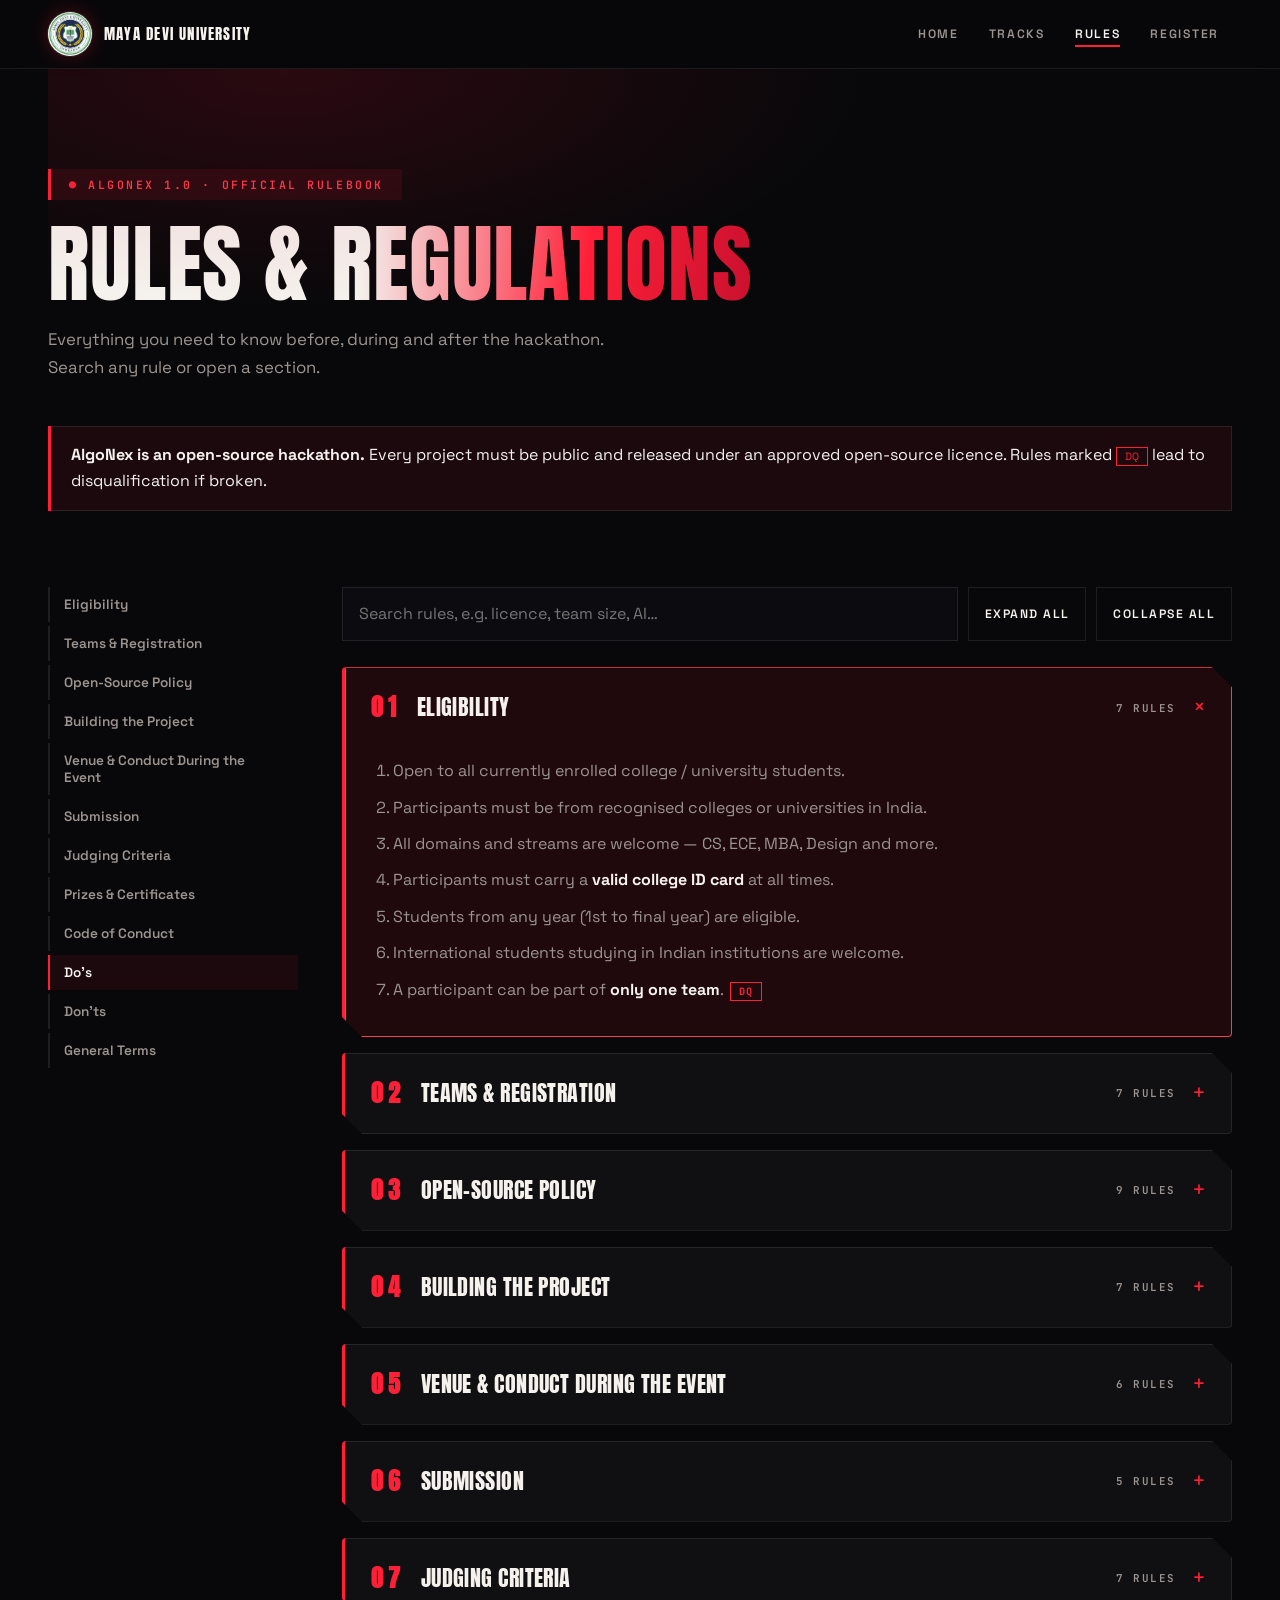
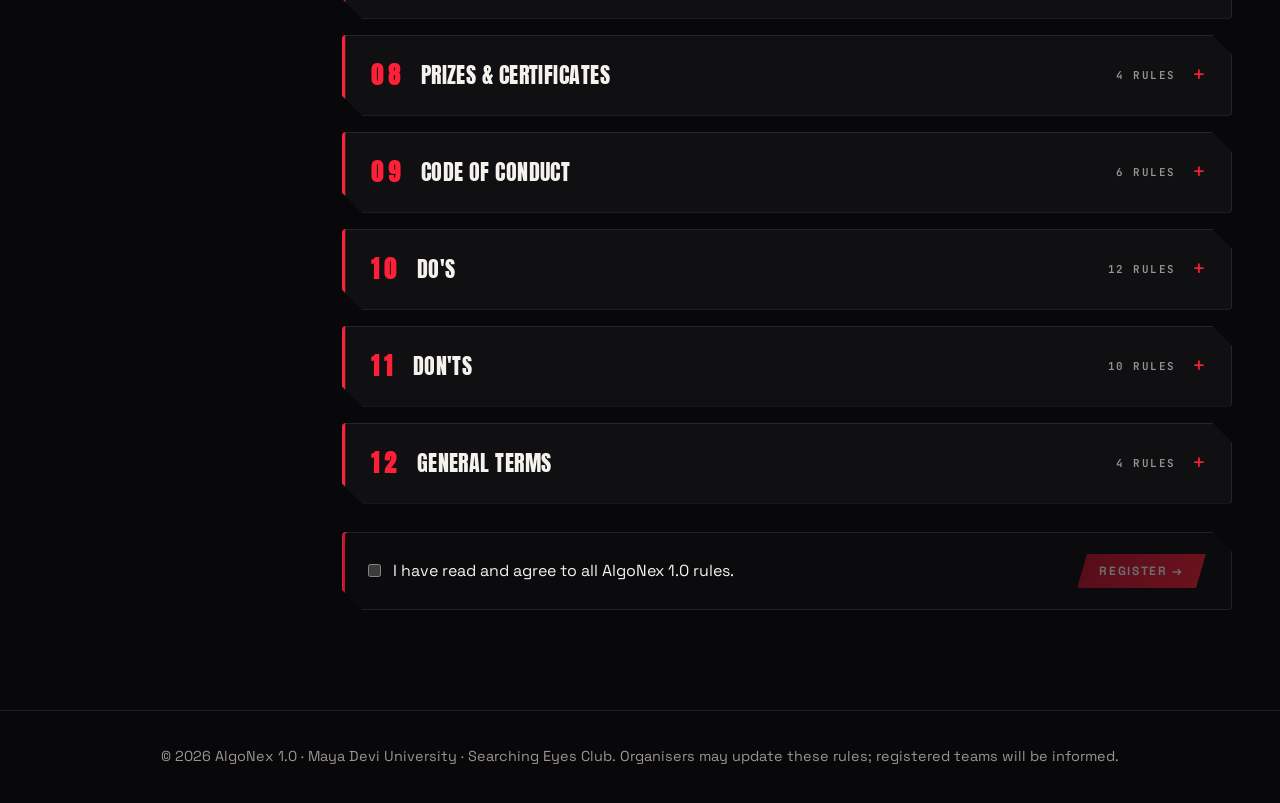
<file: public/site/rules.html>
<!DOCTYPE html><html lang="en"><head><meta charset="utf-8"><meta name="viewport" content="width=device-width,initial-scale=1"><script>try{document.documentElement.dataset.theme=localStorage.getItem("mdu-theme")||"dark"}catch(e){document.documentElement.dataset.theme="dark"}</script><link rel="icon" href="logo.png"><link href="https://fonts.googleapis.com/css2?family=Anton&family=JetBrains+Mono:wght@500;600;700&family=Space+Grotesk:wght@400;500;600;700&display=swap" rel="stylesheet"><link rel="stylesheet" href="style.css"><link rel="stylesheet" href="pages.css"><title>Rules &amp; Regulations | AlgoNex 1.0</title><meta name="description" content="Official rules and regulations for AlgoNex 1.0, the open-source hackathon at Maya Devi University."></head><body>
<header class="ptop"><div class="wrap"><a href="index.html" class="logo"><img src="logo.png" alt="Maya Devi University logo" width="40" height="40"><span>MAYA DEVI UNIVERSITY</span></a><nav><a href="index.html">Home</a><a href="tracks.html" >Tracks</a><a href="rules.html" class="act">Rules</a><a href="index.html#registration">Register</a></nav></div></header>
<main class="wrap">
<section class="phero"><span class="badge">AlgoNex 1.0 · Official Rulebook</span><h1>Rules &amp; <span class="grad">Regulations</span></h1><p class="sub">Everything you need to know before, during and after the hackathon. Search any rule or open a section.</p>
<div class="pnote"><b>AlgoNex is an open-source hackathon.</b> Every project must be public and released under an approved open-source licence. Rules marked <span class="pen" style="font-size:.66rem;padding:2px 8px;border:1px solid var(--violet);color:var(--violet)">DQ</span> lead to disqualification if broken.</div></section>
<div class="rlay"><aside class="toc" id="toc"></aside>
<div><div class="rtools"><input id="q" type="search" placeholder="Search rules, e.g. licence, team size, AI…" aria-label="Search rules"><button id="ex">Expand all</button><button id="co">Collapse all</button></div>
<div id="list"></div>
<div class="card agree"><input type="checkbox" id="ag"><label for="ag">I have read and agree to all AlgoNex 1.0 rules.</label><a class="btn sm reg" id="go" href="index.html#registration" style="opacity:.4;pointer-events:none">REGISTER →</a></div>
</div></div></main>
<footer class="pfoot">© 2026 AlgoNex 1.0 · Maya Devi University · Searching Eyes Club. Organisers may update these rules; registered teams will be informed.</footer>
<script src="rules.js"></script></body></html>
</file>
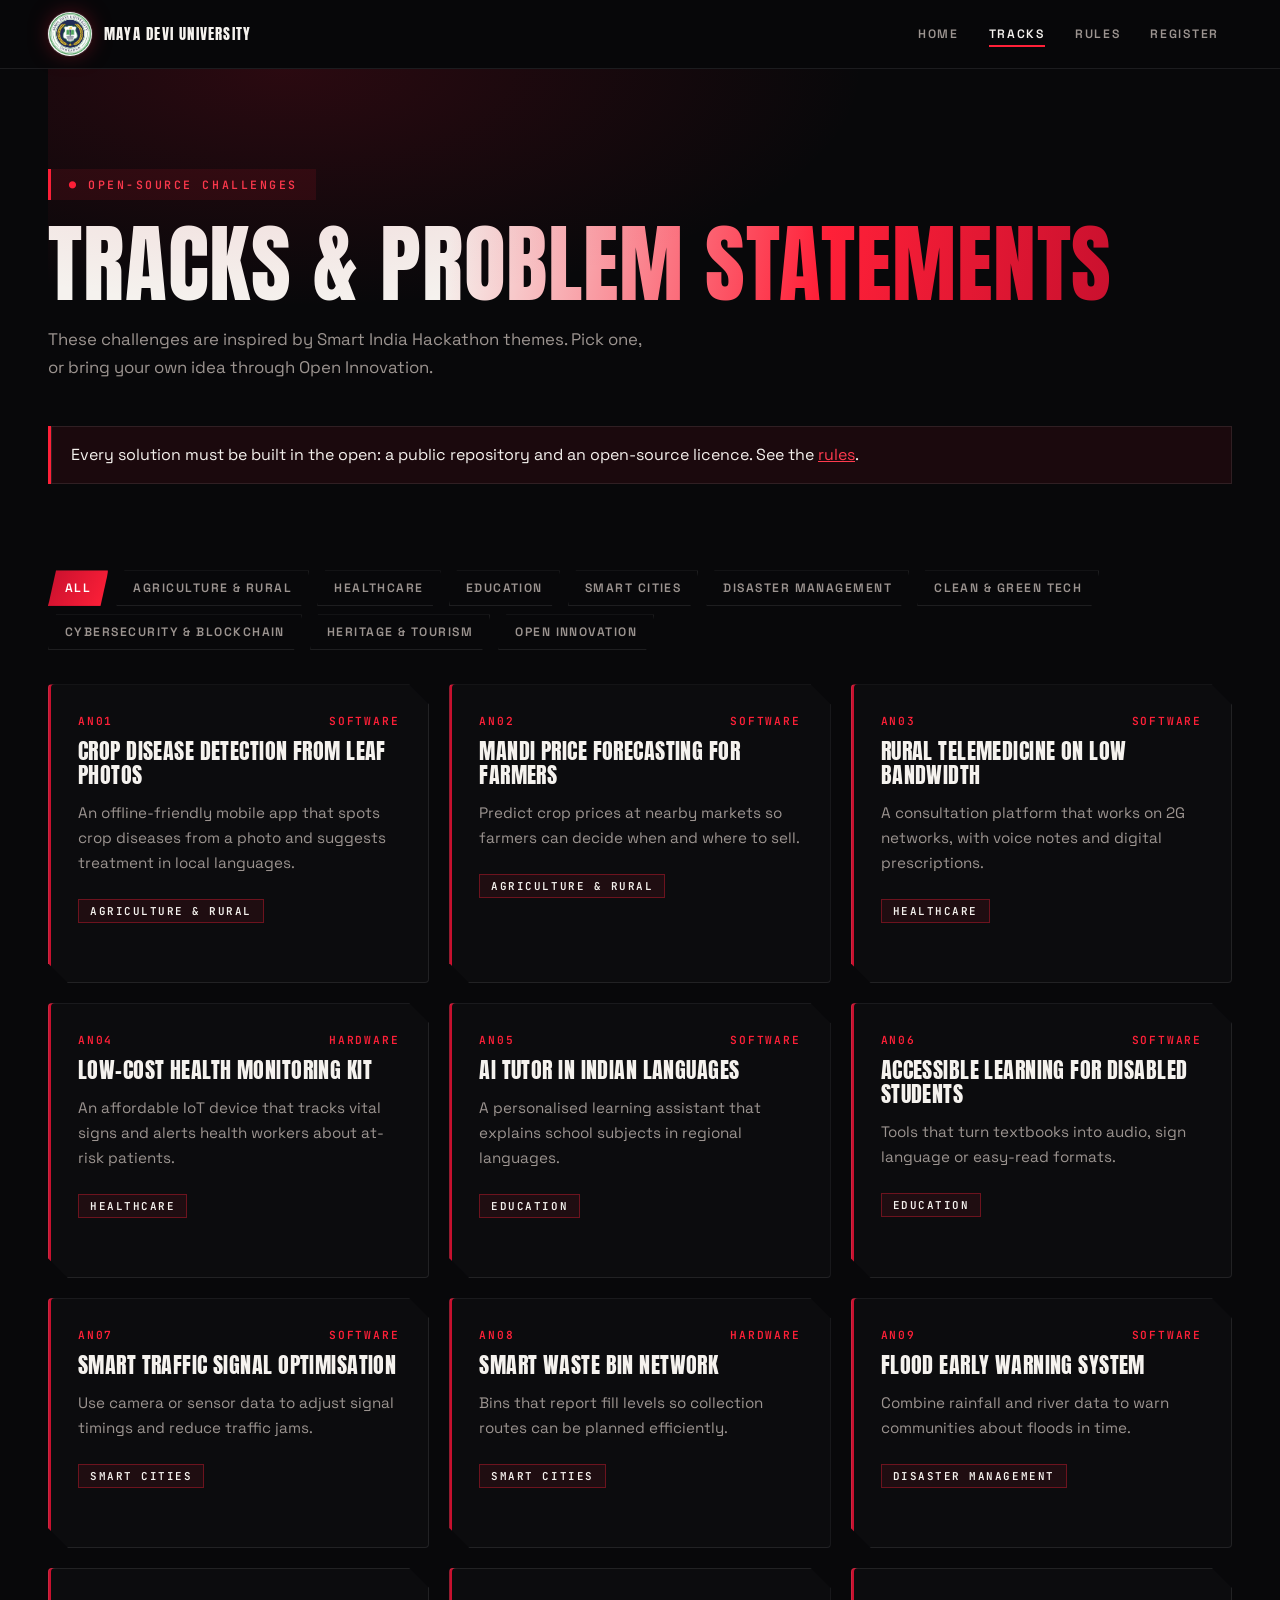
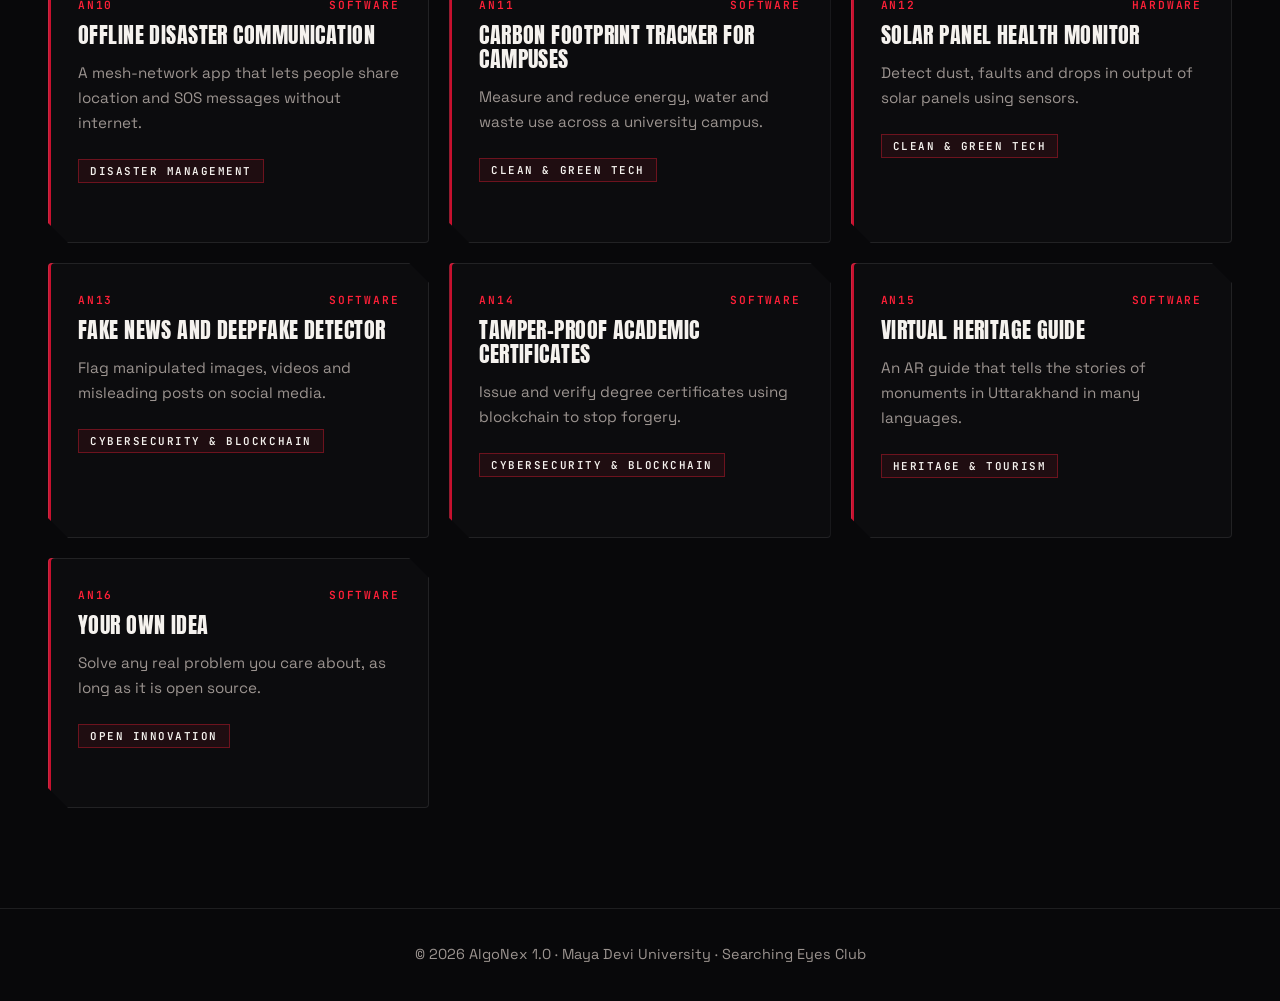
<file: public/site/tracks.html>
<!DOCTYPE html><html lang="en"><head><meta charset="utf-8"><meta name="viewport" content="width=device-width,initial-scale=1"><script>try{document.documentElement.dataset.theme=localStorage.getItem("mdu-theme")||"dark"}catch(e){document.documentElement.dataset.theme="dark"}</script><link rel="icon" href="logo.png"><link href="https://fonts.googleapis.com/css2?family=Anton&family=JetBrains+Mono:wght@500;600;700&family=Space+Grotesk:wght@400;500;600;700&display=swap" rel="stylesheet"><link rel="stylesheet" href="style.css"><link rel="stylesheet" href="pages.css"><title>Tracks &amp; Problem Statements | AlgoNex 1.0</title><meta name="description" content="Open-source problem statements for AlgoNex 1.0, inspired by Smart India Hackathon themes."></head><body>
<header class="ptop"><div class="wrap"><a href="index.html" class="logo"><img src="logo.png" alt="Maya Devi University logo" width="40" height="40"><span>MAYA DEVI UNIVERSITY</span></a><nav><a href="index.html">Home</a><a href="tracks.html" class="act">Tracks</a><a href="rules.html" >Rules</a><a href="index.html#registration">Register</a></nav></div></header>
<main class="wrap">
<section class="phero"><span class="badge">Open-source challenges</span><h1>Tracks &amp; <span class="grad">Problem Statements</span></h1><p class="sub">These challenges are inspired by Smart India Hackathon themes. Pick one, or bring your own idea through Open Innovation.</p>
<div class="pnote">Every solution must be built in the open: a public repository and an open-source licence. See the <a href="rules.html">rules</a>.</div></section>
<div class="filters" id="f"></div><div class="ps" id="ps"></div>
</main><footer class="pfoot">© 2026 AlgoNex 1.0 · Maya Devi University · Searching Eyes Club</footer>
<script>
const P=[
["AN01","Agriculture & Rural","Software","Crop disease detection from leaf photos","An offline-friendly mobile app that spots crop diseases from a photo and suggests treatment in local languages."],
["AN02","Agriculture & Rural","Software","Mandi price forecasting for farmers","Predict crop prices at nearby markets so farmers can decide when and where to sell."],
["AN03","Healthcare","Software","Rural telemedicine on low bandwidth","A consultation platform that works on 2G networks, with voice notes and digital prescriptions."],
["AN04","Healthcare","Hardware","Low-cost health monitoring kit","An affordable IoT device that tracks vital signs and alerts health workers about at-risk patients."],
["AN05","Education","Software","AI tutor in Indian languages","A personalised learning assistant that explains school subjects in regional languages."],
["AN06","Education","Software","Accessible learning for disabled students","Tools that turn textbooks into audio, sign language or easy-read formats."],
["AN07","Smart Cities","Software","Smart traffic signal optimisation","Use camera or sensor data to adjust signal timings and reduce traffic jams."],
["AN08","Smart Cities","Hardware","Smart waste bin network","Bins that report fill levels so collection routes can be planned efficiently."],
["AN09","Disaster Management","Software","Flood early warning system","Combine rainfall and river data to warn communities about floods in time."],
["AN10","Disaster Management","Software","Offline disaster communication","A mesh-network app that lets people share location and SOS messages without internet."],
["AN11","Clean & Green Tech","Software","Carbon footprint tracker for campuses","Measure and reduce energy, water and waste use across a university campus."],
["AN12","Clean & Green Tech","Hardware","Solar panel health monitor","Detect dust, faults and drops in output of solar panels using sensors."],
["AN13","Cybersecurity & Blockchain","Software","Fake news and deepfake detector","Flag manipulated images, videos and misleading posts on social media."],
["AN14","Cybersecurity & Blockchain","Software","Tamper-proof academic certificates","Issue and verify degree certificates using blockchain to stop forgery."],
["AN15","Heritage & Tourism","Software","Virtual heritage guide","An AR guide that tells the stories of monuments in Uttarakhand in many languages."],
["AN16","Open Innovation","Software","Your own idea","Solve any real problem you care about, as long as it is open source."]
];
const cats=["All",...new Set(P.map(p=>p[1]))];let cur="All";
const f=document.getElementById('f'),ps=document.getElementById('ps');
function draw(){f.innerHTML=cats.map(c=>'<button class="'+(c===cur?'on':'')+'">'+c+'</button>').join('');
[...f.children].forEach((b,i)=>b.onclick=()=>{cur=cats[i];draw()});
ps.innerHTML=P.filter(p=>cur==="All"||p[1]===cur).map(p=>'<article class="card"><div class="meta"><span>'+p[0]+'</span><span>'+p[2]+'</span></div><h3>'+p[3]+'</h3><p>'+p[4]+'</p><span class="tag">'+p[1]+'</span></article>').join('')}
draw();
</script></body></html>
</file>
<file: public/site/style.css>
/* ============================================================
   ALGONEX 1.0 — EDITORIAL REDESIGN
   Red identity · asymmetric editorial layout · sharp & premium
   ============================================================ */

:root{
  color-scheme:dark;
  --bg:#08080A; --bgc:8,8,10;
  --surface:#0E0E12; --sf:14,14,18;
  --deep:#16161B; --dp:22,22,27;
  --purple:#C8102E; --violet:#FF2038; --accent:#FF3B4E;
  --a:255,32,56; --a2:200,16,46;
  --ink:#F5F2EE; --ink-c:245,242,238;
  --gold:#FFC857; --white:#fff;
  --muted:#9C9490;
  --line:rgba(255,255,255,.09);
  --line-red:rgba(255,32,56,.35);
  --glass:rgba(255,255,255,.035);
  --r:4px;
  --disp:'Anton',Impact,sans-serif;
  --body:'Space Grotesk',system-ui,sans-serif;
  --mono:'JetBrains Mono',ui-monospace,Menlo,monospace;
}
[data-theme=light]{
  color-scheme:light;
  --bg:#F4F1EC; --bgc:244,241,236;
  --surface:#FFFFFF; --sf:255,255,255;
  --deep:#E7E1D8; --dp:231,225,216;
  --purple:#B3121F; --violet:#D61F2C; --accent:#B3121F;
  --a:214,31,44; --a2:179,18,31;
  --ink:#171114; --ink-c:23,17,20;
  --muted:#6E6064;
  --line:rgba(23,17,20,.14);
  --line-red:rgba(179,18,31,.35);
  --glass:rgba(255,255,255,.7);
}

*{box-sizing:border-box;margin:0;padding:0}
html{scroll-behavior:smooth;scroll-padding-top:90px;-webkit-font-smoothing:antialiased}
body{
  background:var(--bg);color:var(--ink);
  font:400 16px/1.65 var(--body);
  overflow-x:hidden;
  background-image:
    radial-gradient(ellipse 80% 55% at 85% -5%,rgba(var(--a2),.16),transparent 60%),
    linear-gradient(rgba(var(--ink-c),.025) 1px,transparent 1px),
    linear-gradient(90deg,rgba(var(--ink-c),.025) 1px,transparent 1px);
  background-size:auto,72px 72px,72px 72px;
}
h1,h2,h3,.logo,.big{font-family:var(--disp);font-weight:400;text-transform:uppercase;line-height:1;letter-spacing:.01em}
a{color:inherit;text-decoration:none}
button{font:inherit;color:inherit;cursor:pointer}
img{max-width:100%}
::selection{background:var(--violet);color:#fff}
:focus-visible{outline:2px solid var(--accent);outline-offset:3px}
::-webkit-scrollbar{width:10px}
::-webkit-scrollbar-track{background:var(--bg)}
::-webkit-scrollbar-thumb{background:var(--deep);border:2px solid var(--bg);border-radius:6px}
::-webkit-scrollbar-thumb:hover{background:var(--purple)}

.wrap{max-width:1240px;margin:auto;padding:0 28px}
.narrow{max-width:860px}
.ctr{text-align:center;margin-inline:auto}
.sec{padding:clamp(84px,10vw,132px) 0;position:relative}
.alt{background:linear-gradient(180deg,transparent,rgba(var(--dp),.5) 18%,rgba(var(--dp),.5) 82%,transparent)}
.sec h2{font-size:clamp(2.4rem,5.5vw,4.4rem);margin-bottom:16px}
.sub{color:var(--muted);font-size:1.05rem;line-height:1.7;max-width:600px;margin-bottom:44px}
.grad{background:linear-gradient(100deg,var(--ink) 10%,var(--violet) 60%,var(--purple));-webkit-background-clip:text;background-clip:text;color:transparent;padding-bottom:.08em}
.split{display:grid;grid-template-columns:1fr 1fr;gap:60px;align-items:center}
.grid{display:grid;gap:20px;grid-template-columns:repeat(auto-fit,minmax(260px,1fr))}
.rv{opacity:0;transform:translateY(26px);transition:opacity .8s,transform .8s}
.rv.in{opacity:1;transform:none}

/* ===== SECTION INDEX HEADERS (editorial) ===== */
.shead{display:flex;align-items:center;gap:16px;margin-bottom:34px}
.snum{font:400 1rem var(--mono);color:var(--violet);letter-spacing:.1em}
.snum::after{content:"";display:inline-block;width:56px;height:1px;background:var(--line-red);vertical-align:middle;margin-left:14px}
.slab{font:600 .72rem var(--mono);letter-spacing:.3em;text-transform:uppercase;color:var(--muted)}

/* ===== BUTTONS ===== */
.btn{
  display:inline-block;position:relative;padding:16px 36px;
  font:700 .85rem/1.2 var(--body);letter-spacing:.14em;text-transform:uppercase;white-space:nowrap;text-align:center;
  color:#fff;background:linear-gradient(120deg,var(--purple),var(--violet));
  clip-path:polygon(14px 0,100% 0,calc(100% - 14px) 100%,0 100%);
  box-shadow:0 12px 44px -12px rgba(var(--a2),.8);
  transition:transform .2s,box-shadow .25s,filter .25s,translate .2s;
}
.btn:hover{transform:translateY(-2px);filter:brightness(1.15);box-shadow:0 18px 56px -10px rgba(var(--a),.9)}
.btn.ghost{background:rgba(var(--a),.1);color:var(--ink);box-shadow:inset 0 0 0 1px var(--line-red)}
.btn.ghost:hover{background:rgba(var(--a),.22);box-shadow:inset 0 0 0 1px var(--accent)}
.btn.sm{padding:10px 22px;font-size:.75rem;clip-path:polygon(10px 0,100% 0,calc(100% - 10px) 100%,0 100%)}
.btn.ld{opacity:.7;pointer-events:none}
.btn.ld::after{content:"";display:inline-block;width:14px;height:14px;margin-left:10px;border:2px solid #fff;border-top-color:transparent;border-radius:50%;vertical-align:-2px;animation:spin .7s linear infinite}

/* ===== NAV ===== */
.nav{position:fixed;inset:0 0 auto;z-index:50;padding:14px 0;transition:.3s}
.nav.sc{padding:8px 0}
.nb{display:flex;align-items:center;justify-content:space-between;gap:16px;position:relative;isolation:isolate;width:calc(100% - 24px);max-width:1160px;padding:8px 10px 8px 22px}
.nb::before{content:"";position:absolute;inset:0;z-index:-1;background:rgba(var(--bgc),.8);border-bottom:1px solid var(--line-red);backdrop-filter:blur(18px);-webkit-backdrop-filter:blur(18px);opacity:0;transition:.3s}
.nav.sc .nb::before{opacity:1}
.logo{display:flex;align-items:center;gap:12px}
.logo img{width:44px;height:44px;border-radius:50%;background:#fff;box-shadow:0 0 0 1px var(--line),0 0 24px -6px rgba(var(--a),.6)}
.logo span{display:flex;flex-direction:column;font-size:.95rem;letter-spacing:.08em;line-height:1.15;max-width:150px}
.logo b{font:700 .58rem var(--body);letter-spacing:.28em;color:var(--accent)}
#links{display:flex;gap:4px;list-style:none}
#links a{display:block;padding:9px 13px;font:600 .74rem var(--body);letter-spacing:.14em;text-transform:uppercase;color:var(--muted);transition:color .2s;position:relative}
#links a::after{content:"";position:absolute;left:13px;right:13px;bottom:4px;height:2px;background:var(--violet);transform:scaleX(0);transform-origin:left;transition:transform .25s}
#links a:hover,#links a.act{color:var(--ink)}
#links a:hover::after,#links a.act::after{transform:scaleX(1)}
#burger{display:none;background:none;border:0;width:40px;height:40px;position:relative;z-index:70}
#burger span{position:absolute;left:8px;right:8px;height:2px;background:var(--ink);transition:.3s}
#burger span:first-child{top:15px}#burger span:last-child{top:23px}
.nav.open #burger span:first-child{top:19px;transform:rotate(45deg)}
.nav.open #burger span:last-child{top:19px;transform:rotate(-45deg)}
#tg{width:38px;height:38px;flex:none;border-radius:50%;border:1px solid var(--line);background:var(--glass);font-size:1.05rem;display:grid;place-items:center;transition:.3s}
#tg:hover{border-color:var(--accent);box-shadow:0 0 20px -4px rgba(var(--a),.7)}

/* ===== HERO — asymmetric editorial split ===== */
.hero{position:relative;min-height:100vh;display:flex;flex-direction:column;justify-content:center;padding:130px 0 40px;overflow:hidden}
#fx{position:absolute;inset:0;width:100%;height:100%;pointer-events:none}
.blob{position:absolute;border-radius:50%;filter:blur(110px);pointer-events:none}
.b1{width:560px;height:560px;background:rgba(var(--a2),.38);top:-140px;right:-120px;left:auto}
.b2{width:460px;height:460px;background:rgba(var(--a),.2);bottom:-120px;left:-100px}
.hero-in{position:relative;z-index:2;display:grid;grid-template-columns:1.25fr .75fr;gap:48px;align-items:center}
.hero-l{max-width:640px}
.badge{display:inline-block;padding:8px 18px;border-left:3px solid var(--violet);background:rgba(var(--a),.1);font:600 .72rem var(--mono);letter-spacing:.22em;text-transform:uppercase;color:var(--accent);margin-bottom:30px}
.badge::before{content:"● ";color:var(--violet);animation:flick 3s infinite}
h1{margin-bottom:26px}
.h1a{display:block;font-size:clamp(4rem,10.5vw,9.5rem);line-height:.92;color:transparent;-webkit-text-stroke:2px rgba(var(--ink-c),.85)}
.h1b{display:block;font-size:clamp(4rem,10.5vw,9.5rem);line-height:.92;filter:drop-shadow(0 0 26px rgba(var(--a),.45));animation:flick 8s infinite}
@keyframes flick{0%,18%,22%,62%,64%,100%{opacity:1}20%,63%{opacity:.4}21%{opacity:.9}}
.h1s{display:block;margin-top:clamp(18px,2.4vw,28px);font:600 clamp(.8rem,1.6vw,1.15rem) var(--body);letter-spacing:.32em;color:var(--accent);text-transform:uppercase}
.lead{color:var(--muted);font-size:1.12rem;line-height:1.75;max-width:540px;margin-bottom:32px}
.cta{display:flex;gap:16px;flex-wrap:wrap;align-items:stretch;margin-bottom:26px}
.chips{display:flex;flex-wrap:wrap;gap:10px;list-style:none}
.chips.ctr{justify-content:center}
.chips li{padding:7px 18px;background:rgba(var(--a),.1);box-shadow:inset 0 0 0 1px var(--line-red);clip-path:polygon(8px 0,100% 0,calc(100% - 8px) 100%,0 100%);font:600 .74rem var(--body);letter-spacing:.1em;text-transform:uppercase}
.hero-r{display:flex;flex-direction:column;align-items:center;gap:30px}
.cd{display:grid;grid-template-columns:repeat(2,1fr);gap:10px;width:100%;max-width:300px}
.cd div{text-align:center;padding:16px 10px 14px;background:rgba(var(--sf),.7);box-shadow:inset 0 -3px 0 var(--violet),inset 0 0 0 1px var(--line)}
.cd b{display:block;font:400 2rem/1.1 var(--disp);font-variant-numeric:tabular-nums}
.cd small{display:block;margin-top:7px;color:var(--muted);font:600 .6rem var(--mono);letter-spacing:.2em;text-transform:uppercase}
.live{font:400 1.5rem var(--disp);color:var(--accent);text-transform:uppercase;grid-column:1/-1}
.hero-foot{display:flex;align-items:center;gap:18px;margin-top:64px;font:600 .68rem var(--mono);letter-spacing:.3em;color:var(--muted)}
.hero-foot i{flex:1;height:1px;background:var(--line)}

.vis{position:relative;aspect-ratio:1;width:100%;max-width:340px;display:grid;place-items:center}
.ring{position:absolute;border:1px dashed var(--line-red);border-radius:50%;animation:spin 26s linear infinite}
.r1{inset:0}.r2{inset:11%;animation-direction:reverse;border-style:solid;border-color:rgba(var(--a),.3)}.r3{inset:22%;animation-duration:12s}
.ring::after{content:"";position:absolute;top:-5px;left:50%;width:10px;height:10px;border-radius:50%;background:var(--accent);box-shadow:0 0 16px var(--accent)}
.core{width:84%;aspect-ratio:1;border-radius:50%;display:grid;place-items:center;box-shadow:0 0 90px rgba(var(--a),.45),0 0 0 8px rgba(var(--a),.1);animation:float 5s ease-in-out infinite}
.core img{width:100%;height:auto;border-radius:50%;display:block}
.code{position:absolute;font:11px var(--mono);padding:8px 12px;background:rgba(var(--sf),.9);box-shadow:inset 0 0 0 1px var(--line-red);color:var(--accent);animation:float 6s ease-in-out infinite}
@keyframes spin{to{transform:rotate(360deg)}}
@keyframes float{50%{translate:0 -14px}}

/* decorative creature arms + eyes */
.arm{position:absolute;width:min(38vw,440px);bottom:-4%;z-index:1;pointer-events:none;filter:drop-shadow(0 0 7px rgba(var(--a),.8));animation:reach 7s ease-in-out infinite;opacity:.75}
.arm.l{left:-7%}.arm.r{right:-7%;transform:scaleX(-1);animation-delay:-3s}
@keyframes reach{50%{translate:14px -12px;rotate:-2deg}}
.eyes{position:absolute;display:flex;gap:16px;z-index:1;pointer-events:none;animation:blink 7s infinite}
.eyes i{width:13px;height:6px;border-radius:50%;background:var(--violet);box-shadow:0 0 14px 4px rgba(var(--a),.9)}
@keyframes blink{0%,44%,48%,100%{opacity:1}45%,47%{opacity:0}}
.vine{position:fixed;top:0;height:100%;width:48px;z-index:2;pointer-events:none;opacity:.5}
.vine.l{left:0}.vine.r{right:0}
.vine path{fill:none;stroke:var(--violet);stroke-width:2.5;stroke-linecap:round;stroke-dasharray:1;stroke-dashoffset:calc(1 - var(--sp,0))}

/* ===== MARQUEE ===== */
.mq{overflow:hidden;padding:22px 0;border-block:1px solid var(--line);font:400 clamp(2.2rem,6.5vw,4.6rem)/1.1 var(--disp);text-transform:uppercase;white-space:nowrap;background:rgba(var(--sf),.4)}
.mq div{width:max-content}
.mq .r1{color:transparent;-webkit-text-stroke:1px rgba(var(--a),.6);transform:translateX(calc(var(--sy,0)*-.4px))}
.mq .r2{background:linear-gradient(90deg,var(--purple),var(--accent),var(--gold));-webkit-background-clip:text;background-clip:text;color:transparent;transform:translateX(calc(-70% + var(--sy,0)*.4px))}

/* ===== STATS — editorial rows ===== */
.stats{border-bottom:1px solid var(--line);background:rgba(var(--sf),.55)}
#stats{display:grid;grid-template-columns:repeat(4,1fr)}
.stat{padding:44px 10px;text-align:center;border-right:1px solid var(--line)}
.stat:last-child{border:0}
.stat b{display:block;font:400 clamp(2.4rem,5vw,3.8rem)/1 var(--disp);background:linear-gradient(180deg,var(--ink),rgba(var(--ink-c),.65));-webkit-background-clip:text;background-clip:text;color:transparent}
.stat span{display:block;margin-top:8px;color:var(--muted);font:600 .72rem var(--mono);letter-spacing:.2em;text-transform:uppercase}

/* ===== STORY SCRUB ===== */
.story{height:260vh;position:relative}
.story .sticky{position:sticky;top:0;height:100vh;display:grid;place-items:center;overflow:hidden;perspective:900px}
.story .sticky::before{content:"";position:absolute;inset:0;background:radial-gradient(circle,rgba(var(--a2),.32),transparent 70%);opacity:var(--p,0)}
.sghost{position:absolute;font:400 clamp(3rem,11vw,11rem)/1 var(--disp);text-transform:uppercase;color:transparent;-webkit-text-stroke:2px rgba(var(--a),.3);transform:rotateX(calc(var(--p,0)*180deg));white-space:nowrap;user-select:none}
#storyText{position:relative;max-width:920px;padding:0 24px;font:400 clamp(1.7rem,4.6vw,3.4rem)/1.15 var(--disp);text-transform:uppercase;text-align:center}
.sw{display:inline-block;opacity:.14;transition:opacity .35s,text-shadow .35s,color .35s}
.sw.on{opacity:1}.sw.hot{color:var(--violet);text-shadow:0 0 20px rgba(var(--a),.8)}

/* ===== CARDS ===== */
.card{
  position:relative;overflow:hidden;padding:30px;
  background:rgba(var(--sf),.65);border-radius:var(--r);
  clip-path:polygon(0 0,calc(100% - 20px) 0,100% 20px,100% 100%,20px 100%,0 calc(100% - 20px));
  box-shadow:inset 0 0 0 1px var(--line),inset 3px 0 0 var(--purple);
  transition:transform .35s,box-shadow .35s,opacity .8s;
}
.card::before{content:"";position:absolute;inset:0;pointer-events:none;opacity:0;transition:.3s;background:radial-gradient(280px circle at var(--x,50%) var(--y,50%),rgba(var(--a),.18),transparent 70%)}
.card:hover::before{opacity:1}
.grid>.card:hover,.card:hover{transform:translateY(-5px);box-shadow:inset 0 0 0 1px var(--accent),inset 3px 0 0 var(--accent),0 22px 50px -24px rgba(var(--a),.6)}
.card .n{display:inline-block;align-self:flex-start;width:max-content;background:var(--purple);color:#fff;padding:3px 10px;font:700 .68rem var(--mono);letter-spacing:.2em}
.card .ic{font-size:1.9rem;margin:12px 0}
.card h3{font-size:1.35rem;margin-bottom:10px;letter-spacing:.03em}
.card p{color:var(--muted);font-size:.95rem}
.card .ar{position:absolute;right:22px;bottom:18px;color:var(--accent);transition:.3s}
.card:hover .ar{transform:translateX(6px)}
.dt small{color:var(--accent);font:600 .68rem var(--mono);letter-spacing:.18em;text-transform:uppercase}
.dt h3{font-size:1.5rem;margin:8px 0 0}

/* ===== FLOW ===== */
.flow{display:flex;flex-direction:column;gap:6px;padding:34px}
.flow div{display:flex;align-items:center;gap:16px;padding:13px 18px;box-shadow:inset 0 0 0 1px var(--line);font:400 1.15rem var(--disp);letter-spacing:.1em;text-transform:uppercase;animation:glow 5s infinite;animation-delay:calc(var(--i)*1s)}
.flow i{font-style:normal;color:var(--accent);text-align:center;line-height:1;opacity:.6}
@keyframes glow{0%,20%,100%{background:transparent}8%{background:rgba(var(--a2),.3);box-shadow:inset 0 0 0 1px var(--line),0 0 30px rgba(var(--a),.35)}}

/* ===== STEPS ===== */
.steps{list-style:none;display:grid;grid-template-columns:repeat(7,1fr);margin:40px 0 90px}
.steps li{position:relative;padding-top:30px;border-top:2px solid rgba(var(--ink-c),.1);color:var(--muted);font-size:.85rem;text-transform:uppercase;letter-spacing:.06em;transition:.6s}
.steps li::before{content:"";position:absolute;top:-7px;left:0;width:12px;height:12px;border-radius:50%;background:var(--bg);border:2px solid rgba(var(--sf),.25);transition:.6s}
.steps b{display:block;font:400 1.7rem var(--disp);color:rgba(var(--sf),.2);transition:.6s}
.steps li.in{border-color:var(--violet);color:var(--ink)}
.steps li.in::before{background:var(--accent);border-color:var(--accent);box-shadow:0 0 18px var(--accent)}
.steps li.in b{color:var(--accent)}

/* ===== THEMES ===== */
.tsplit{display:grid;grid-template-columns:.9fr 1.1fr;gap:56px}
.tside{position:sticky;top:110px;align-self:start}
.orb{margin-top:10px;width:min(300px,100%);aspect-ratio:1;position:relative;display:grid;place-items:center;text-align:center;border-radius:50%;background:radial-gradient(circle,rgba(var(--a2),.4),transparent 70%)}
.orb::before{content:"";position:absolute;inset:0;border-radius:50%;border:2px solid transparent;border-top-color:var(--accent);border-right-color:var(--violet);transform:rotate(calc(var(--sy,0)*.25deg))}
.orb span{display:block;font-size:5rem;line-height:1.2}
.orb b{font:600 .85rem var(--mono);letter-spacing:.24em;color:var(--accent)}
.orb span.pop{animation:pop .5s cubic-bezier(.2,1.4,.4,1)}
@keyframes pop{from{transform:scale(.4) rotate(-30deg);opacity:0}}
.tlist{display:grid;gap:24px}
.tlist .card{min-height:230px;padding:34px;display:flex;flex-direction:column;justify-content:center;opacity:.35;transform:scale(.96)}
.tlist .card.on{opacity:1;transform:none;box-shadow:inset 0 0 0 1px var(--accent),inset 3px 0 0 var(--accent),0 20px 70px -25px rgba(var(--a2),.8)}
.tlist .card h3{font-size:1.8rem}

/* ===== ROADMAP TIMELINE ===== */
.dl{font:600 1rem var(--mono);letter-spacing:.5em;color:var(--accent);margin:48px 0 6px;text-transform:uppercase}
.dl small{display:block;letter-spacing:.16em;font-size:.72rem;color:var(--muted);margin-top:6px}
.rm{position:relative;margin:20px 0 44px}
.rm svg{position:absolute;left:0;top:0;overflow:visible;pointer-events:none}
.rm .bg{fill:none;stroke:rgba(var(--ink-c),.2);stroke-width:2}
.rm .fg{fill:none;stroke:var(--violet);stroke-width:3;stroke-linecap:round}
.rm .head{position:absolute;left:0;top:0;width:16px;height:16px;margin:-8px;border-radius:50%;background:var(--violet);border:3px solid #fff;box-shadow:0 0 0 5px rgba(var(--a),.4),0 0 24px 8px var(--violet);opacity:0;pointer-events:none;will-change:transform}
.tn{position:absolute;width:0;height:0}
.tn::before{content:"";position:absolute;left:-8px;top:-8px;width:16px;height:16px;border-radius:50%;background:var(--bg);border:2px solid rgba(var(--ink-c),.5);transition:.4s}
.tn.on::before{background:var(--violet);border-color:#fff;box-shadow:0 0 18px var(--violet)}
.tn.key::before{width:22px;height:22px;left:-11px;top:-11px;border-color:var(--gold)}
.tn.key.on::before{background:var(--gold);box-shadow:0 0 26px var(--gold)}
.tt{position:absolute;bottom:16px;left:50%;transform:translateX(-50%);white-space:nowrap;font:600 .76rem var(--mono);letter-spacing:.16em;color:var(--muted);transition:.4s}
.tl{position:absolute;top:18px;left:50%;transform:translateX(-50%);width:140px;text-align:center;font-size:.8rem;line-height:1.3;color:var(--muted);transition:.4s}
.tn.on .tt{color:var(--accent)}.tn.on .tl{color:var(--ink)}

/* ===== PRIZES ===== */
.prz{display:grid;grid-template-columns:repeat(3,1fr);gap:20px;align-items:end}
.pz{text-align:center;padding:36px 20px}
.pz b{display:block;font:400 clamp(2.2rem,4vw,3.2rem) var(--disp);margin-top:12px}
.pz small{font:600 .7rem var(--mono);letter-spacing:.2em;text-transform:uppercase;color:var(--muted)}
.pz.first{padding:58px 20px;background:linear-gradient(180deg,rgba(var(--a2),.35),rgba(var(--sf),.65));box-shadow:inset 0 0 0 1px var(--accent),inset 3px 0 0 var(--accent),0 0 90px -20px rgba(var(--a2),.9)}
.pz .medal{font-size:2.4rem}

/* ===== JUDGING ===== */
.judge{padding:34px;display:grid;gap:24px}
.jr div{display:flex;justify-content:space-between;font-weight:500;margin-bottom:9px}
.jr div span:last-child{font:600 .85rem var(--mono);color:var(--accent)}
.bar{height:8px;background:rgba(var(--ink-c),.08);overflow:hidden}
.bar i{display:block;height:100%;width:0;background:linear-gradient(90deg,var(--purple),var(--accent));box-shadow:0 0 14px rgba(var(--a),.6);transition:width 1.4s cubic-bezier(.2,.8,.2,1)}
.judge.in .bar i{width:var(--w)}

/* ===== ACCORDIONS ===== */
.acc{border-left:3px solid var(--violet);background:var(--glass);box-shadow:inset 0 0 0 1px var(--line);margin-bottom:12px;transition:.3s}
.acc.open{box-shadow:inset 0 0 0 1px var(--accent);background:rgba(var(--a2),.12)}
.acc button{width:100%;display:flex;justify-content:space-between;align-items:center;gap:14px;padding:20px 24px;background:none;border:0;text-align:left;font-weight:700;font-size:1.02rem}
.acc i{font-style:normal;font-size:1.5rem;color:var(--accent);transition:.3s}
.acc.open i{transform:rotate(45deg)}
.acc .b{display:grid;grid-template-rows:0fr;transition:grid-template-rows .35s}
.acc.open .b{grid-template-rows:1fr}
.acc .b>div{overflow:hidden}
.acc p{padding:0 24px 22px;color:var(--muted)}

/* ===== REGISTRATION CTA — full red panel ===== */
.reg-sec{background:radial-gradient(ellipse at 50% 0,rgba(var(--a2),.32),transparent 65%)}
.cta-card{padding:60px 28px;background:linear-gradient(160deg,rgba(var(--a2),.4),rgba(var(--sf),.7) 60%)}
.cta-card .slab{display:block;margin-bottom:14px}
.fee{margin:0 0 30px}
.fee b{display:block;font:400 clamp(3.4rem,10vw,5.8rem)/1 var(--disp);background:linear-gradient(180deg,var(--ink),var(--violet));-webkit-background-clip:text;background-clip:text;color:transparent}
.fee span{color:var(--muted);font:600 .78rem var(--mono);letter-spacing:.18em;text-transform:uppercase}

/* ===== FORM ===== */
.form{display:grid;grid-template-columns:1fr 1fr;gap:18px;padding:34px}
.form label{display:block;font:600 .76rem var(--mono);letter-spacing:.12em;text-transform:uppercase;color:var(--muted);margin-bottom:6px}
.form .f{position:relative}.form .full,.form .btn{grid-column:1/-1}
.form input,.form select,.form textarea{width:100%;padding:13px 15px;background:rgba(var(--bgc),.7);border:1px solid var(--line);color:var(--ink);font:inherit;transition:.25s}
.form input:focus,.form select:focus,.form textarea:focus{outline:0;border-color:var(--accent);box-shadow:0 0 0 3px rgba(var(--a),.25)}
.form textarea{min-height:110px;resize:vertical}
.f.bad input,.f.bad select,.f.bad textarea{border-color:#f87171}
.err{display:block;color:#f87171;font-size:.78rem;min-height:1em;margin-top:4px}
.chk{display:flex!important;gap:10px;align-items:center;text-transform:none!important;letter-spacing:0!important;font-size:.95rem!important;color:var(--ink)!important}
.chk input{width:auto}

/* ===== PEOPLE / PARTNERS ===== */
.person{text-align:center}
.av{width:110px;height:110px;margin:0 auto 18px;position:relative;overflow:hidden;background:linear-gradient(160deg,var(--violet),var(--deep));clip-path:polygon(50% 0,100% 25%,100% 75%,50% 100%,0 75%,0 25%)}
.av::before,.av::after{content:"";position:absolute;left:50%;transform:translateX(-50%);background:rgba(255,255,255,.3)}
.av::before{top:20%;width:38%;height:38%;border-radius:50%}
.av::after{bottom:-22%;width:74%;height:52%;border-radius:50% 50% 0 0}
.partner{display:grid;place-items:center;gap:10px;min-height:130px;padding:24px;text-align:center}
.partner img{max-height:84px;max-width:100%;width:auto;background:#fff;padding:8px;border-radius:10px}
.partner b{font:400 1.7rem var(--disp);text-transform:uppercase}
.partner small{display:block;color:var(--muted);font:600 .68rem var(--mono);letter-spacing:.16em;text-transform:uppercase;margin-top:4px}

/* ===== CONTACT / FOOTER ===== */
.contact{display:grid;grid-template-columns:1fr 1fr;gap:32px;padding:46px;background:linear-gradient(135deg,rgba(var(--a2),.28),rgba(var(--sf),.65))}
.contact .snum{color:var(--violet)}
.contact h2{font-size:clamp(1.9rem,4vw,2.9rem);margin-top:10px}
.contact .sub{margin-bottom:0}
.ci p{margin-bottom:10px}
.soc{display:flex;gap:10px;flex-wrap:wrap;margin-top:20px}
.soc .btn{padding:11px 18px}
.foot{position:relative;overflow:hidden;padding:80px 0 36px;text-align:center;border-top:1px solid var(--line);background:linear-gradient(0deg,var(--deep),transparent)}
.foot .wrap{position:relative;z-index:2}
.big{font-size:clamp(2.8rem,10vw,8.4rem);text-transform:uppercase}
.flogo{display:block;width:96px;height:96px;border-radius:50%;background:#fff;margin:0 auto 16px;box-shadow:0 10px 40px -10px var(--purple)}
.tag{letter-spacing:.42em;color:var(--accent);font:600 .8rem var(--mono);text-transform:uppercase;margin:12px 0 30px}
.fl{display:flex;gap:8px 24px;justify-content:center;flex-wrap:wrap;color:var(--muted);font-size:.9rem;margin-bottom:28px}
.fl a:hover{color:var(--ink)}
.cp{color:var(--muted);font-size:.8rem}

/* ===== MODAL ===== */
.modal{position:fixed;inset:0;z-index:100;display:grid;place-items:center;padding:20px;background:rgba(0,0,0,.75);backdrop-filter:blur(8px);opacity:0;pointer-events:none;transition:.3s}
.modal.show{opacity:1;pointer-events:auto}
.mbox{max-width:440px;text-align:center;padding:46px 32px;background:var(--surface);box-shadow:inset 0 0 0 1px var(--accent),0 0 100px -10px var(--purple);clip-path:polygon(0 0,calc(100% - 24px) 0,100% 24px,100% 100%,24px 100%,0 calc(100% - 24px));transform:scale(.92);transition:.3s}
.modal.show .mbox{transform:none}
.mbox h2{font-size:2.4rem;margin-bottom:12px}
.mbox p{margin-bottom:10px}
.mbox small{display:block;color:var(--muted);margin-bottom:24px}

/* ===== SCROLL PROGRESS BAR ===== */
#bar{position:fixed;top:0;left:0;right:0;height:3px;z-index:120;transform-origin:0;transform:scaleX(0);background:linear-gradient(90deg,var(--purple),var(--accent));box-shadow:0 0 12px var(--accent)}

/* ===== WORD REVEAL ===== */
.w{display:inline-block;overflow:hidden;vertical-align:top;padding-bottom:.12em;margin-bottom:-.12em}
.w>i{display:inline-block;font-style:normal;transform:translateY(105%);transition:transform .9s cubic-bezier(.2,.8,.2,1);transition-delay:calc(var(--k)*70ms)}
.in .w>i{transform:none}
@supports(animation-timeline:view()){
.grid>.card,.pz{animation:apl linear both;animation-timeline:view();animation-range:entry 0% cover 28%}
@keyframes apl{from{opacity:0;translate:0 60px;scale:.9}to{opacity:1;translate:0 0;scale:1}}}

/* ===== ORDERING ===== */
@media(min-width:901px){.pz.first{order:2}.pz.second{order:1}.pz.third{order:3}}

/* ===== RESPONSIVE ===== */
@media(max-width:900px){
  .split,.contact{grid-template-columns:1fr}
  .hero-in{grid-template-columns:1fr;gap:36px}
  .hero{padding-top:110px}
  .hero-r{flex-direction:row;flex-wrap:wrap;justify-content:center}
  .vis{max-width:260px}
  .cd{max-width:340px}
  #burger{display:block}
  #links{position:fixed;inset:0;flex-direction:column;justify-content:center;align-items:center;gap:10px;background:rgba(var(--bgc),.97);backdrop-filter:blur(20px);transform:translateY(-100%);visibility:hidden;transition:transform .45s cubic-bezier(.7,0,.2,1),visibility 0s .45s;z-index:60}
  .nav.open #links{transform:none;visibility:visible;transition-delay:0s}
  #links a{font-size:1.3rem;padding:12px 26px}
  .steps{grid-template-columns:1fr;margin-bottom:60px}
  .steps li{border-top:0;border-left:2px solid rgba(var(--ink-c),.1);padding:0 0 30px 26px}
  .steps li::before{top:2px;left:-7px}
  .steps li.in{border-color:var(--violet)}
  .prz{grid-template-columns:1fr}.pz.first{padding:44px 20px}
  .tsplit{grid-template-columns:1fr;gap:24px}.tside{position:static}.orb{display:none}
  .tlist .card{min-height:0;opacity:1;transform:none;padding:26px}
  .vine{opacity:.3;width:32px}.arm{width:66vw;opacity:.4;bottom:-8%}
}
@media(max-width:600px){
  #stats{grid-template-columns:1fr 1fr}.stat:nth-child(2){border-right:0}.stat:nth-child(-n+2){border-bottom:1px solid var(--line)}
  .form{grid-template-columns:1fr;padding:22px}
  .cd{gap:8px}.cd b{font-size:1.5rem}
  .card{padding:24px}
  .sub{font-size:1rem;margin-bottom:30px}
  .contact{padding:28px}
  .logo img{width:36px;height:36px}.logo span{font-size:.78rem;max-width:100px}
  .h1s{letter-spacing:.16em}
  .vis{max-width:220px}
  .hero-foot{margin-top:40px}
}
@media(max-width:480px){
  .nb{gap:8px;padding-left:14px}
  .logo span b{display:none}
  .cta{gap:10px;flex-wrap:nowrap}
  .cta .btn{flex:1;min-width:0;padding:16px 8px;font-size:.78rem;letter-spacing:.06em}
  .nb .btn.sm{padding:10px 12px;font-size:.7rem;letter-spacing:.04em}
  .form .btn{width:100%}
  .soc{flex-wrap:nowrap}.soc .btn{flex:1;padding:11px 4px;font-size:.76rem}
}
@media(prefers-reduced-motion:reduce){
  *,::before,::after{animation:none!important;transition:none!important;scroll-behavior:auto!important}
  .rv{opacity:1;transform:none}.bar i{width:var(--w)}
  .w>i{transform:none}.hero-in{transform:none!important;opacity:1!important}.sw{opacity:1}
}
</file>
<file: public/site/pages.css>
/* ===== SUB-PAGES (Rules / Tracks) — editorial redesign ===== */
body{background:var(--bg);color:var(--ink);font-family:var(--body);line-height:1.65;margin:0}
.ptop{position:sticky;top:0;z-index:20;background:rgba(var(--bgc),.85);backdrop-filter:blur(14px);-webkit-backdrop-filter:blur(14px);border-bottom:1px solid var(--line)}
.ptop .wrap{display:flex;align-items:center;justify-content:space-between;gap:16px;padding-block:12px}
.ptop nav{display:flex;gap:4px;flex-wrap:wrap}
.ptop nav a{color:var(--muted);text-decoration:none;font:600 .76rem var(--body);letter-spacing:.14em;text-transform:uppercase;padding:9px 13px;position:relative;transition:.2s}
.ptop nav a::after{content:"";position:absolute;left:13px;right:13px;bottom:4px;height:2px;background:var(--violet);transform:scaleX(0);transform-origin:left;transition:transform .25s}
.ptop nav a:hover,.ptop nav a.act{color:var(--ink)}
.ptop nav a:hover::after,.ptop nav a.act::after{transform:scaleX(1)}
.phero{padding:100px 0 48px;position:relative}
.phero::before{content:"";position:absolute;top:0;left:0;right:0;height:340px;background:radial-gradient(ellipse 70% 100% at 20% 0,rgba(var(--a2),.18),transparent 70%);pointer-events:none}
.phero .badge{margin-bottom:22px;display:inline-block}
.phero h1{font-family:var(--disp);font-size:clamp(2.8rem,7vw,5.4rem);line-height:.96;text-transform:uppercase;margin:0 0 20px}
.pnote{border-left:3px solid var(--violet);background:rgba(var(--a),.08);box-shadow:inset 0 0 0 1px var(--line);padding:16px 20px;margin:28px 0;color:var(--ink)}
.pnote a{color:var(--accent);text-decoration:underline}
.rsec{margin:44px 0}.rsec h2{font-size:1.7rem;margin-bottom:14px}
.rsec ol,.rsec ul{padding-left:22px;color:var(--muted)}.rsec li{margin:8px 0}.rsec li b{color:var(--ink)}

/* track filters + problem statement cards */
.filters{display:flex;gap:8px;flex-wrap:wrap;margin:10px 0 34px}
.filters button{font:600 .76rem var(--body);letter-spacing:.12em;text-transform:uppercase;color:var(--muted);background:transparent;border:1px solid var(--line);padding:9px 16px;cursor:pointer;clip-path:polygon(8px 0,100% 0,calc(100% - 8px) 100%,0 100%);transition:.2s}
.filters button.on,.filters button:hover{color:#fff;background:linear-gradient(120deg,var(--purple),var(--violet));border-color:transparent}
.ps{display:grid;grid-template-columns:repeat(auto-fill,minmax(320px,1fr));gap:20px;padding-bottom:100px}
.ps .card{display:flex;flex-direction:column;gap:12px;justify-content:flex-start}
.ps .meta{display:flex;justify-content:space-between;font:600 .7rem var(--mono);letter-spacing:.16em;text-transform:uppercase;color:var(--violet)}
.ps h3{font-family:var(--disp);font-size:1.35rem;line-height:1.1;text-transform:uppercase;letter-spacing:.02em;margin:0}
.ps p{color:var(--muted);font-size:.95rem;margin:0}
.ps .tag{align-self:flex-start;font:600 .68rem var(--mono);letter-spacing:.14em;text-transform:uppercase;box-shadow:inset 0 0 0 1px var(--line-red);background:rgba(var(--a),.08);padding:5px 12px;color:var(--ink)}
.pfoot{border-top:1px solid var(--line);padding:34px 0;color:var(--muted);font-size:.9rem;text-align:center}

/* rules layout: sticky TOC + searchable accordions */
.rlay{display:grid;grid-template-columns:250px 1fr;gap:44px;padding-bottom:100px}
.toc{position:sticky;top:100px;align-self:start;display:flex;flex-direction:column;gap:4px}
.toc a{color:var(--muted);text-decoration:none;font:600 .85rem var(--body);padding:9px 14px;border-left:2px solid var(--line);transition:.2s}
.toc a.act,.toc a:hover{color:var(--ink);border-color:var(--violet);background:rgba(var(--a),.08)}
.rtools{display:flex;gap:10px;flex-wrap:wrap;margin-bottom:26px}
.rtools input{flex:1;min-width:220px;font:inherit;color:var(--ink);background:rgba(var(--sf),.75);border:1px solid var(--line);padding:13px 16px}
.rtools input:focus{outline:none;border-color:var(--violet);box-shadow:0 0 0 3px rgba(var(--a),.2)}
.rtools button{font:600 .76rem var(--body);letter-spacing:.12em;text-transform:uppercase;color:var(--ink);background:transparent;border:1px solid var(--line);padding:0 16px;cursor:pointer;transition:.2s}
.rtools button:hover{border-color:var(--violet);color:var(--accent)}
.acc{margin-bottom:16px;padding:0!important}
.acc>button{all:unset;box-sizing:border-box;width:100%;display:flex;align-items:center;gap:16px;padding:22px 26px;cursor:pointer}
.acc>button .n{font-family:var(--disp);color:var(--violet);font-size:1.5rem;background:none;padding:0}
.acc>button h2{font-family:var(--disp);font-size:1.4rem;text-transform:uppercase;letter-spacing:.02em;margin:0;flex:1}
.acc>button h2::after{display:none}
.acc>button .c{font:600 .68rem var(--mono);letter-spacing:.14em;color:var(--muted);text-transform:uppercase}
.acc>button .x{transition:transform .3s;color:var(--violet);font-size:1.4rem}
.acc.open>button .x{transform:rotate(45deg)}
.acc .bd{display:none;padding:0 26px 24px}
.acc.open .bd{display:block}
.acc .bd li{margin:10px 0;color:var(--muted)}
.acc .bd li b{color:var(--ink)}
.acc .bd .pen{display:inline-block;margin-left:6px;font:700 .64rem var(--mono);letter-spacing:.12em;text-transform:uppercase;padding:2px 8px;border:1px solid var(--violet);color:var(--violet)}
mark{background:rgba(var(--a),.35);color:var(--ink)}
.empty{color:var(--muted);padding:30px 0}
.agree{display:flex;gap:12px;align-items:center;margin-top:28px;padding:22px 26px}
.agree a{margin-left:auto}
@media(max-width:860px){.rlay{grid-template-columns:1fr}.toc{position:static;flex-direction:row;overflow-x:auto}.toc a{white-space:nowrap;border-left:0;border-bottom:2px solid var(--line)}}
</file>
